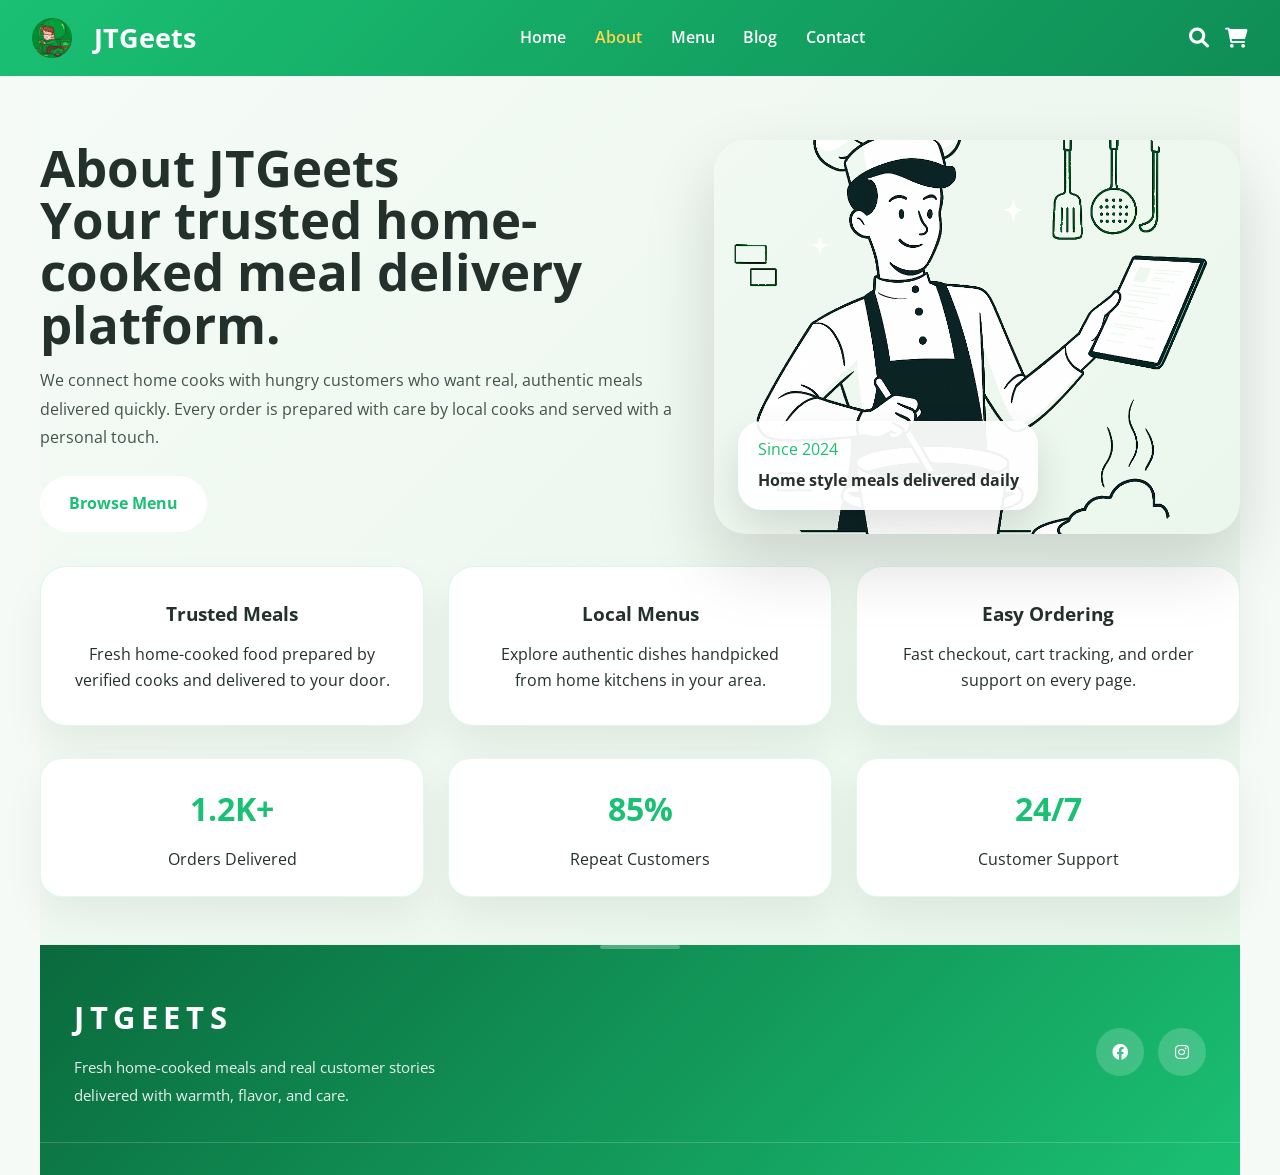
<file: about.html>
<!DOCTYPE html>
<html lang="en">
<head>
  <meta charset="UTF-8" />
  <meta name="viewport" content="width=device-width, initial-scale=1.0"/>
  <title>About - JTGeets</title>
  <link rel="stylesheet" href="style.css" />
  <link href="https://fonts.googleapis.com/css2?family=Open+Sans:wght@300;400;600;700&display=swap" rel="stylesheet">
  <link rel="stylesheet" href="https://cdnjs.cloudflare.com/ajax/libs/font-awesome/6.0.0-beta3/css/all.min.css">
</head>
<body>
  <header class="header">
    <div class="logo">
      <img src="circular_delivery_boy.png" alt="JTGeets Logo" style="height: 40px; width: auto; margin-right: 10px;">
      JTGeets
    </div>
    <nav class="nav">
      <ul>
        <li><a href="index.html">Home</a></li>
        <li><a href="about.html" class="active">About</a></li>
        <li><a href="menu.html">Menu</a></li>
        <li><a href="blog.html">Blog</a></li>
        <li><a href="contact.html">Contact</a></li>
      </ul>
    </nav>
    <button id="hamburger" class="hamburger"><i class="fas fa-bars"></i></button>
    <div class="nav-icons">
      <button id="search-icon" title="Search"><i class="fas fa-search"></i></button>
      <button id="cart-icon" title="Cart">
        <i class="fas fa-shopping-cart"></i>
        <span id="cart-count" class="cart-count">0</span>
      </button>
    </div>
  </header>

  <section id="about" class="service-info">
    <div class="service-intro">
      <div class="service-copy">
        <h2 class="service-heading">
          About JTGeets<br>
          <span>Your trusted home-cooked meal delivery platform.</span>
        </h2>
        <p>We connect home cooks with hungry customers who want real, authentic meals delivered quickly. Every order is prepared with care by local cooks and served with a personal touch.</p>
        <a href="menu.html" class="btn">Browse Menu</a>
      </div>
      <div class="service-hero-card">
        <img src="final.png" alt="Home cooked meal" />
        <div class="service-hero-badge">
          <span>Since 2024</span>
          <strong>Home style meals delivered daily</strong>
        </div>
      </div>
    </div>

    <div class="about-highlights">
      <div class="feature-card">
        <h3>Trusted Meals</h3>
        <p>Fresh home-cooked food prepared by verified cooks and delivered to your door.</p>
      </div>
      <div class="feature-card">
        <h3>Local Menus</h3>
        <p>Explore authentic dishes handpicked from home kitchens in your area.</p>
      </div>
      <div class="feature-card">
        <h3>Easy Ordering</h3>
        <p>Fast checkout, cart tracking, and order support on every page.</p>
      </div>
    </div>

    <div class="about-stats">
      <article>
        <strong>1.2K+</strong>
        Orders Delivered
      </article>
      <article>
        <strong>85%</strong>
        Repeat Customers
      </article>
      <article>
        <strong>24/7</strong>
        Customer Support
      </article>
    </div>
  </section>

  <footer class="footer">
    <div class="footer-container">
      <div class="footer-brand">
        <h3>JTGeets</h3>
        <p class="footer-text">Fresh home-cooked meals and real customer stories delivered with warmth, flavor, and care.</p>
      </div>
      <div class="footer-icons">
        <a href="#"><i class="fab fa-facebook"></i></a>
        <a href="#"><i class="fab fa-instagram"></i></a>
      </div>
    </div>
    <div class="footer-line"></div>
  </footer>

  <div id="searchModal" class="modal">
    <div class="modal-content">
      <span class="close">&times;</span>
      <h2>Search for Food</h2>
      <div class="search-bar-modal">
        <input type="text" id="modalSearchInput" placeholder="Search food you love..." />
        <button id="modalSearchBtn">Search</button>
      </div>
      <div id="searchResults"></div>
    </div>
  </div>

  <div id="cartModal" class="modal">
    <div class="modal-content cart-modal-content">
      <span class="close" id="closeCart">&times;</span>
      <h2>Your Cart</h2>
      <div id="cartItems" class="cart-items"></div>
      <div class="cart-summary">
        <div>
          <span>Subtotal</span>
          <strong id="cartTotal">₹0</strong>
        </div>
        <button id="checkoutBtn" class="btn">Checkout</button>
      </div>
    </div>
  </div>

  <script src="script.js"></script>
</body>
</html>
</file>
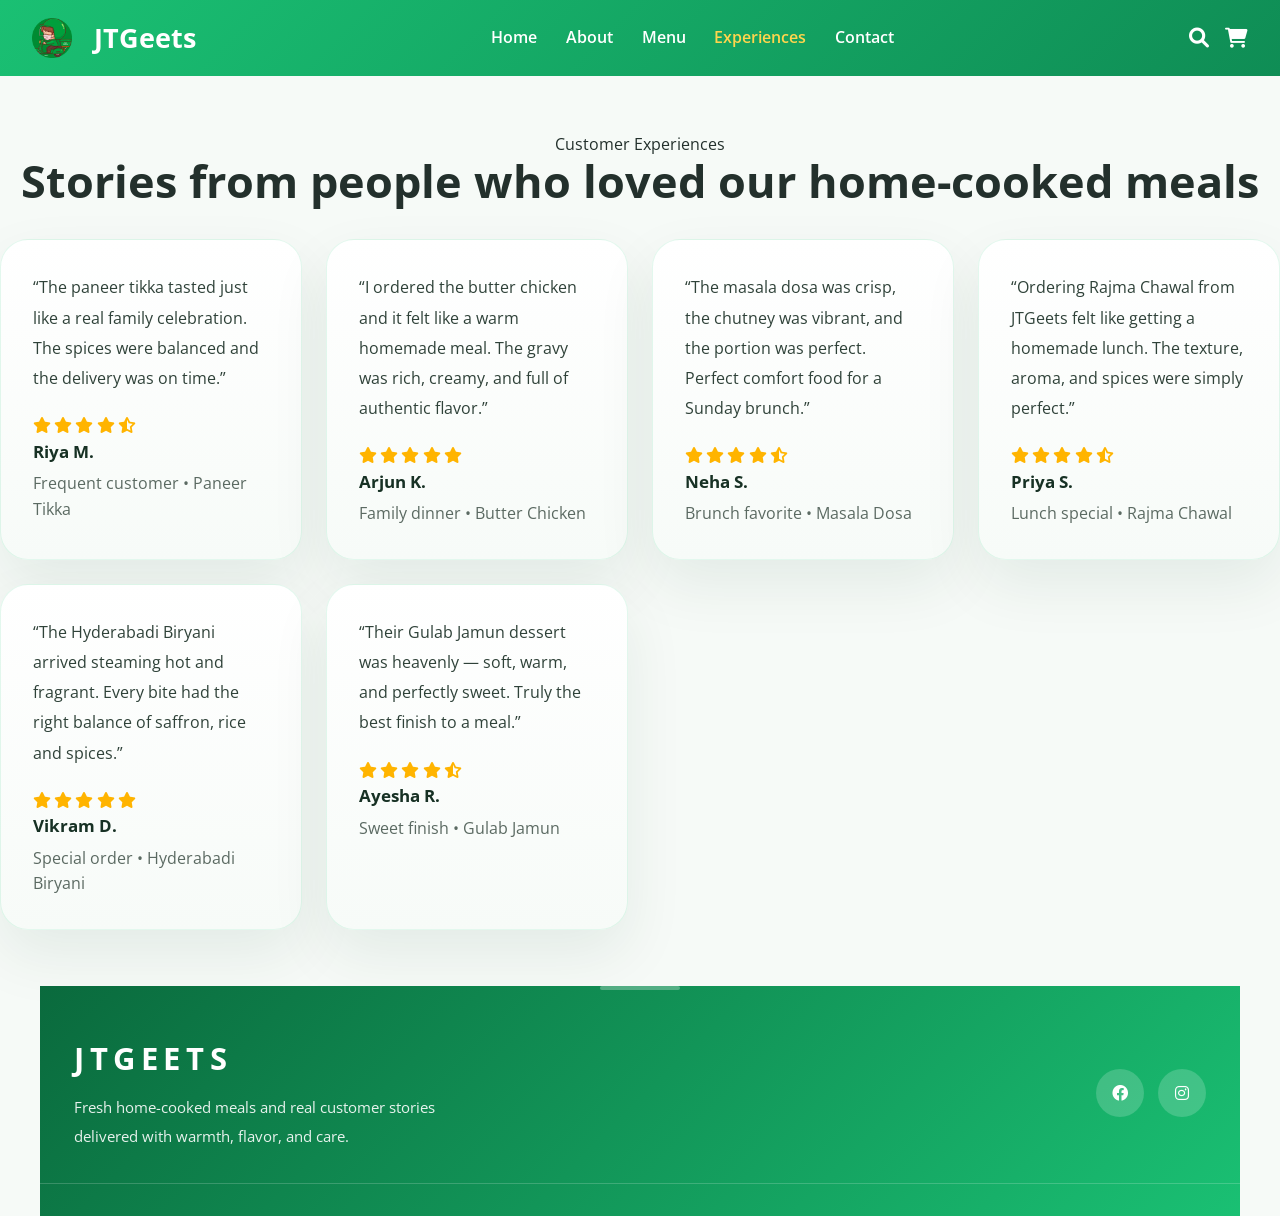
<file: blog.html>
<!DOCTYPE html>
<html lang="en">
<head>
  <meta charset="UTF-8" />
  <meta name="viewport" content="width=device-width, initial-scale=1.0"/>
  <title>Customer Experiences - JTGeets</title>
  <link rel="stylesheet" href="style.css" />
  <link href="https://fonts.googleapis.com/css2?family=Open+Sans:wght@300;400;600;700&display=swap" rel="stylesheet">
  <link rel="stylesheet" href="https://cdnjs.cloudflare.com/ajax/libs/font-awesome/6.0.0-beta3/css/all.min.css">
</head>
<body>
  <header class="header">
    <div class="logo">
      <img src="circular_delivery_boy.png" alt="JTGeets Logo" style="height: 40px; width: auto; margin-right: 10px;">
      JTGeets
    </div>
    <nav class="nav">
      <ul>
        <li><a href="index.html">Home</a></li>
        <li><a href="about.html">About</a></li>
        <li><a href="menu.html">Menu</a></li>
        <li><a href="blog.html" class="active">Experiences</a></li>
        <li><a href="contact.html">Contact</a></li>
      </ul>
    </nav>
    <button id="hamburger" class="hamburger"><i class="fas fa-bars"></i></button>
    <div class="nav-icons">
      <button id="search-icon" title="Search"><i class="fas fa-search"></i></button>
      <button id="cart-icon" title="Cart">
        <i class="fas fa-shopping-cart"></i>
        <span id="cart-count" class="cart-count">0</span>
      </button>
    </div>
  </header>

  <section class="customer-experiences">
    <div class="section-header">
      <p class="eyebrow">Customer Experiences</p>
      <h2>Stories from people who loved our home-cooked meals</h2>
    </div>
    <div class="experience-grid">
      <article class="card testimonial-card">
        <p class="testimonial-quote">“The paneer tikka tasted just like a real family celebration. The spices were balanced and the delivery was on time.”</p>
        <div class="testimonial-meta">
          <div class="testimonial-stars"><i class="fas fa-star"></i><i class="fas fa-star"></i><i class="fas fa-star"></i><i class="fas fa-star"></i><i class="fas fa-star-half-alt"></i></div>
          <h3>Riya M.</h3>
          <span>Frequent customer • Paneer Tikka</span>
        </div>
      </article>
      <article class="card testimonial-card">
        <p class="testimonial-quote">“I ordered the butter chicken and it felt like a warm homemade meal. The gravy was rich, creamy, and full of authentic flavor.”</p>
        <div class="testimonial-meta">
          <div class="testimonial-stars"><i class="fas fa-star"></i><i class="fas fa-star"></i><i class="fas fa-star"></i><i class="fas fa-star"></i><i class="fas fa-star"></i></div>
          <h3>Arjun K.</h3>
          <span>Family dinner • Butter Chicken</span>
        </div>
      </article>
      <article class="card testimonial-card">
        <p class="testimonial-quote">“The masala dosa was crisp, the chutney was vibrant, and the portion was perfect. Perfect comfort food for a Sunday brunch.”</p>
        <div class="testimonial-meta">
          <div class="testimonial-stars"><i class="fas fa-star"></i><i class="fas fa-star"></i><i class="fas fa-star"></i><i class="fas fa-star"></i><i class="fas fa-star-half-alt"></i></div>
          <h3>Neha S.</h3>
          <span>Brunch favorite • Masala Dosa</span>
        </div>
      </article>
      <article class="card testimonial-card">
        <p class="testimonial-quote">“Ordering Rajma Chawal from JTGeets felt like getting a homemade lunch. The texture, aroma, and spices were simply perfect.”</p>
        <div class="testimonial-meta">
          <div class="testimonial-stars"><i class="fas fa-star"></i><i class="fas fa-star"></i><i class="fas fa-star"></i><i class="fas fa-star"></i><i class="fas fa-star-half-alt"></i></div>
          <h3>Priya S.</h3>
          <span>Lunch special • Rajma Chawal</span>
        </div>
      </article>
      <article class="card testimonial-card">
        <p class="testimonial-quote">“The Hyderabadi Biryani arrived steaming hot and fragrant. Every bite had the right balance of saffron, rice and spices.”</p>
        <div class="testimonial-meta">
          <div class="testimonial-stars"><i class="fas fa-star"></i><i class="fas fa-star"></i><i class="fas fa-star"></i><i class="fas fa-star"></i><i class="fas fa-star"></i></div>
          <h3>Vikram D.</h3>
          <span>Special order • Hyderabadi Biryani</span>
        </div>
      </article>
      <article class="card testimonial-card">
        <p class="testimonial-quote">“Their Gulab Jamun dessert was heavenly — soft, warm, and perfectly sweet. Truly the best finish to a meal.”</p>
        <div class="testimonial-meta">
          <div class="testimonial-stars"><i class="fas fa-star"></i><i class="fas fa-star"></i><i class="fas fa-star"></i><i class="fas fa-star"></i><i class="fas fa-star-half-alt"></i></div>
          <h3>Ayesha R.</h3>
          <span>Sweet finish • Gulab Jamun</span>
        </div>
      </article>
    </div>
  </section>

  <footer class="footer">
    <div class="footer-container">
      <div class="footer-brand">
        <h3>JTGeets</h3>
        <p class="footer-text">Fresh home-cooked meals and real customer stories delivered with warmth, flavor, and care.</p>
      </div>
      <div class="footer-icons">
        <a href="#"><i class="fab fa-facebook"></i></a>
        <a href="#"><i class="fab fa-instagram"></i></a>
      </div>
    </div>
    <div class="footer-line"></div>
  </footer>

  <div id="requestModal" class="modal">
    <div class="modal-content">
      <span class="close">&times;</span>
      <h2>Request a Dish</h2>
      <form id="request-form">
        <input type="text" placeholder="Your Name" required />
        <input type="email" placeholder="Your Email" required />
        <textarea placeholder="What dish would you like us to add?" required></textarea>
        <button type="submit">Submit Request</button>
        <button type="button" id="cancel-btn" class="btn secondary">Cancel</button>
      </form>
    </div>
  </div>

  <div id="searchModal" class="modal">
    <div class="modal-content">
      <span class="close">&times;</span>
      <h2>Search for Food</h2>
      <div class="search-bar-modal">
        <input type="text" id="modalSearchInput" placeholder="Search food you love..." />
        <button id="modalSearchBtn">Search</button>
      </div>
      <div id="searchResults"></div>
    </div>
  </div>

  <div id="cartModal" class="modal">
    <div class="modal-content cart-modal-content">
      <span class="close" id="closeCart">&times;</span>
      <h2>Your Cart</h2>
      <div id="cartItems" class="cart-items"></div>
      <div class="cart-summary">
        <div>
          <span>Subtotal</span>
          <strong id="cartTotal">₹0</strong>
        </div>
        <button id="checkoutBtn" class="btn">Checkout</button>
      </div>
    </div>
  </div>

  <script src="script.js"></script>
</body>
</html>
</file>
<file: style.css>
/* Base Reset */
* {
  margin: 0;
  padding: 0;
  box-sizing: border-box;
  font-family: 'Open Sans', system-ui, -apple-system, BlinkMacSystemFont, 'Segoe UI', Roboto, Oxygen, Ubuntu, Cantarell, sans-serif;
}

html {
  scroll-behavior: smooth;
}

body {
  min-height: 100vh;
  background-color: #f6faf7;
  color: #23302c;
  line-height: 1.6;
}

img {
  max-width: 100%;
  display: block;
}

a {
  color: inherit;
  text-decoration: none;
}

button,
input,
textarea {
  font: inherit;
}

button {
  cursor: pointer;
}

/* Header */
.header {
  display: flex;
  align-items: center;
  justify-content: space-between;
  padding: 1rem 2rem;
  background: linear-gradient(135deg, #1ac073 0%, #0f8d55 100%);
  position: sticky;
  top: 0;
  z-index: 1000;
}

.logo {
  display: flex;
  align-items: center;
  gap: 0.75rem;
  color: #fff;
  font-size: 1.7rem;
  font-weight: 700;
}

.nav {
  flex: 1;
  display: flex;
  justify-content: center;
}

.nav ul {
  display: flex;
  flex-wrap: wrap;
  justify-content: center;
  align-items: center;
  gap: 1.8rem;
  list-style: none;
}

.nav ul.show {
  display: flex;
  flex-direction: column;
  align-items: flex-start;
  width: 100%;
  background: linear-gradient(135deg, #1ac073 0%, #0f8d55 100%);
  position: absolute;
  left: 0;
  top: 100%;
  padding: 1rem 2rem;
  gap: 1rem;
}

.nav a {
  color: #fff;
  font-weight: 600;
  transition: color 0.2s ease;
}

.nav a:hover,
.nav a.active {
  color: #ffd54d;
}

.nav-icons {
  display: flex;
  align-items: center;
  gap: 1rem;
}

.nav-icons button {
  background: none;
  border: none;
  color: #fff;
  font-size: 1.25rem;
  position: relative;
}

.cart-count {
  position: absolute;
  top: -6px;
  right: -8px;
  min-width: 18px;
  height: 18px;
  border-radius: 50%;
  background: #ff5252;
  color: #fff;
  font-size: 0.7rem;
  display: none;
  align-items: center;
  justify-content: center;
  padding: 0 4px;
}

.hamburger {
  display: none;
  background: none;
  border: none;
  color: #fff;
  font-size: 1.7rem;
}

/* Buttons */
.btn {
  display: inline-flex;
  align-items: center;
  justify-content: center;
  gap: 0.5rem;
  background: #fff;
  color: #1ac073;
  border: none;
  border-radius: 999px;
  padding: 0.95rem 1.8rem;
  font-weight: 700;
  transition: transform 0.2s ease, background 0.2s ease, color 0.2s ease;
}

.btn:hover {
  transform: translateY(-2px);
}

.btn.secondary {
  background: rgba(255,255,255,0.16);
  color: #fff;
  border: 1px solid rgba(255,255,255,0.4);
}

.btn.secondary:hover {
  background: rgba(255,255,255,0.3);
}

/* Hero */
.hero {
  display: grid;
  grid-template-columns: 1.1fr 0.9fr;
  gap: 2rem;
  align-items: center;
  padding: 3rem 2rem;
  background: linear-gradient(135deg, #1ac073 0%, #13a763 100%);
  color: #fff;
}

.hero-text h1 {
  font-size: clamp(3rem, 5vw, 5rem);
  line-height: 1.02;
  margin-bottom: 1.2rem;
}

.hero-text p {
  font-size: 1.05rem;
  opacity: 0.95;
  max-width: 700px;
  margin-bottom: 1.8rem;
}

.hero-actions {
  display: flex;
  flex-wrap: wrap;
  gap: 1rem;
}

.hero-image {
  display: flex;
  justify-content: center;
}

.hero-image img {
  width: 100%;
  max-width: 520px;
  border-radius: 2rem;
  box-shadow: 0 35px 70px rgba(0,0,0,0.22);
}

/* Home Menu Section */
.home-menu,
.menu-section,
.popular-items,
.service-info,
.contact,
.footer {
  width: min(1200px, 100% - 3rem);
  margin: 0 auto;
}

.menu-section {
  padding: 4rem 0 2rem;
}

.menu-header {
  display: grid;
  grid-template-columns: 1.1fr 0.9fr;
  gap: 2rem;
  align-items: start;
  margin-bottom: 2rem;
}

.menu-header .eyebrow {
  display: inline-block;
  color: #1ac073;
  font-weight: 700;
  letter-spacing: 0.15em;
  text-transform: uppercase;
  margin-bottom: 0.65rem;
}

.menu-header h2 {
  font-size: clamp(2.2rem, 4vw, 3rem);
  line-height: 1.05;
  margin-bottom: 1rem;
}

.menu-intro {
  color: #425347;
  max-width: 580px;
  line-height: 1.8;
}

.menu-actions {
  display: flex;
  flex-direction: column;
  gap: 1rem;
}

.search-bar {
  display: flex;
  width: 100%;
  max-width: 460px;
  background: #fff;
  border-radius: 999px;
  overflow: hidden;
  border: 1px solid rgba(0,0,0,0.08);
}

.search-bar input {
  flex: 1;
  border: none;
  padding: 0.92rem 1rem;
  font-size: 1rem;
  outline: none;
}

.search-bar button {
  background: #1ac073;
  color: #fff;
  border: none;
  padding: 0 1.4rem;
  font-weight: 700;
}

.menu-filters {
  display: flex;
  flex-wrap: wrap;
  gap: 0.75rem;
}

.filter-chip {
  border: 1px solid rgba(26,192,115,0.35);
  background: #fff;
  color: #1a7f46;
  padding: 0.65rem 1rem;
  border-radius: 999px;
  font-weight: 700;
  transition: all 0.2s ease;
}

.filter-chip:hover,
.filter-chip.active {
  background: #1ac073;
  color: #fff;
  border-color: #1ac073;
}

.menu-grid {
  display: grid;
  grid-template-columns: repeat(auto-fit, minmax(240px, 1fr));
  gap: 1.5rem;
}

.menu-category {
  margin-bottom: 2rem;
}

.category-head {
  display: flex;
  justify-content: space-between;
  align-items: center;
  gap: 1rem;
  margin-bottom: 1.2rem;
  padding: 1.35rem 1.5rem;
  border-radius: 24px;
  background: rgba(26,192,115,0.08);
}

.category-head h3 {
  font-size: 1.35rem;
  margin-bottom: 0.35rem;
}

.category-head p {
  color: #4d664f;
}

.card {
  background: #fff;
  border-radius: 26px;
  overflow: hidden;
  box-shadow: 0 25px 60px rgba(18,58,35,0.08);
  transition: transform 0.25s ease, box-shadow 0.25s ease;
}

.card:hover {
  transform: translateY(-6px);
}

.card img {
  width: 100%;
  aspect-ratio: 4 / 3;
  object-fit: cover;
}

.card-body {
  padding: 1.5rem;
  display: grid;
  gap: 1rem;
}

.card-body h3 {
  font-size: 1.2rem;
  color: #173124;
}

.card-body .price {
  color: #1ac073;
  font-weight: 700;
}

.card-body .description {
  color: #54605b;
  line-height: 1.75;
}

.card-meta {
  display: flex;
  gap: 0.75rem;
  align-items: center;
  flex-wrap: wrap;
}

.badge {
  display: inline-flex;
  align-items: center;
  justify-content: center;
  padding: 0.4rem 0.85rem;
  border-radius: 999px;
  background: rgba(26,192,115,0.12);
  color: #1a7f46;
  font-weight: 700;
  font-size: 0.82rem;
}

.add-container {
  display: flex;
  justify-content: space-between;
  align-items: center;
  gap: 1rem;
}

.add-container button {
  flex: 1;
  background: #1ac073;
  color: #fff;
  padding: 0.85rem 1rem;
  border-radius: 999px;
  border: none;
}

.add-container .rate-item {
  background: #ff9f00;
  min-width: 108px;
}

/* Homepage cards and callout */
.home-features {
  display: grid;
  grid-template-columns: repeat(auto-fit, minmax(220px, 1fr));
  gap: 1.5rem;
  padding: 2rem 0;
}

.feature-card {
  background: #fff;
  border-radius: 26px;
  padding: 2rem;
  border: 1px solid rgba(26,192,115,0.14);
  box-shadow: 0 20px 40px rgba(0,0,0,0.06);
  text-align: center;
}

.feature-card h3 {
  margin-bottom: 0.85rem;
}

.home-callout {
  background: linear-gradient(135deg,#12b86b 0%,#1fc273 100%);
  color: #fff;
  padding: 3rem 2rem;
  border-radius: 26px;
  margin: 2rem auto;
  text-align: center;
}

.callout-card {
  max-width: 680px;
  margin: 0 auto;
}

.callout-card h2 {
  font-size: clamp(2rem, 4vw, 2.7rem);
  margin-bottom: 1rem;
}

.callout-card p {
  color: rgba(255,255,255,0.95);
  line-height: 1.8;
  margin-bottom: 1.5rem;
}

/* About page */
.service-info {
  background: linear-gradient(135deg,#f5fbf7 0%,#e8f5e9 100%);
  padding: 4rem 0 3rem;
}

.service-intro {
  display: grid;
  grid-template-columns: 1.1fr 0.9fr;
  gap: 2rem;
  align-items: center;
  margin-bottom: 2rem;
}

.service-copy h2 {
  font-size: clamp(2.6rem, 4vw, 3.2rem);
  line-height: 1.02;
  margin-bottom: 1rem;
}

.service-copy p {
  color: #42524a;
  margin-bottom: 1.5rem;
  line-height: 1.8;
}

.service-hero-card {
  position: relative;
  border-radius: 2rem;
  overflow: hidden;
  box-shadow: 0 30px 70px rgba(0,0,0,0.15);
}

.service-hero-card img {
  width: 100%;
  display: block;
  aspect-ratio: 4 / 3;
  object-fit: cover;
}

.service-hero-badge {
  position: absolute;
  left: 1.5rem;
  bottom: 1.5rem;
  background: rgba(255,255,255,0.94);
  padding: 1rem 1.2rem;
  border-radius: 1.5rem;
  box-shadow: 0 18px 40px rgba(0,0,0,0.12);
}

.service-hero-badge span {
  display: block;
  color: #1ac073;
  margin-bottom: 0.35rem;
}

.service-hero-badge strong {
  font-size: 1rem;
}

.about-highlights,
.about-stats,
.popular-scroll-wrapper {
  display: grid;
  gap: 1.5rem;
}

.about-highlights {
  grid-template-columns: repeat(auto-fit, minmax(240px, 1fr));
  margin-bottom: 2rem;
}

.about-stats {
  grid-template-columns: repeat(auto-fit, minmax(180px, 1fr));
}

.about-stats article {
  background: #fff;
  padding: 1.5rem;
  border-radius: 22px;
  border: 1px solid rgba(26,192,115,0.12);
  box-shadow: 0 18px 40px rgba(0,0,0,0.06);
  text-align: center;
}

.about-stats strong {
  display: block;
  font-size: 2rem;
  margin-bottom: 0.75rem;
  color: #1ac073;
}

/* Popular items */
.popular-items {
  padding: 3rem 0;
}

.popular-items h2 {
  margin-bottom: 1.5rem;
}

.customer-experiences {
  padding: 3.5rem 0;
}

.customer-experiences .section-header {
  text-align: center;
  margin-bottom: 2.2rem;
}

.customer-experiences .section-header h2 {
  font-size: clamp(2rem, 4vw, 2.8rem);
  line-height: 1.05;
}

.experience-grid {
  display: grid;
  gap: 1.5rem;
  grid-template-columns: repeat(auto-fit, minmax(280px, 1fr));
}

.testimonial-card {
  background: linear-gradient(180deg, #ffffff 0%, #f7fbf8 100%);
  border: 1px solid rgba(26,192,115,0.12);
  border-radius: 28px;
  padding: 2rem;
}

.testimonial-quote {
  font-size: 1.02rem;
  line-height: 1.85;
  color: #2f4239;
  margin-bottom: 1.5rem;
}

.testimonial-meta {
  display: grid;
  gap: 0.35rem;
}

.testimonial-meta h3 {
  font-size: 1.05rem;
  color: #173124;
}

.testimonial-meta span {
  color: #5b6a62;
}

.testimonial-stars {
  display: inline-flex;
  gap: 0.2rem;
  color: #ffb400;
}

.carousel-wrapper {
  display: flex;
  gap: 1rem;
  align-items: center;
  overflow: hidden;
}

.popular-scroll-wrapper {
  display: flex;
  gap: 1rem;
  overflow-x: auto;
  scroll-behavior: smooth;
  padding-bottom: 0.5rem;
}

.search-bar-modal {
  display: flex;
  gap: 0.75rem;
  margin: 1.25rem 0;
}

.search-bar-modal input {
  flex: 1;
  border: 1px solid rgba(0,0,0,0.12);
  border-radius: 999px;
  padding: 0.9rem 1rem;
}

.search-bar-modal button {
  border-radius: 999px;
  background: #1ac073;
  border: none;
  color: #fff;
  padding: 0.9rem 1.4rem;
}
  min-width: 270px;
}

.carousel-btn {
  background: #1ac073;
  border: none;
  color: white;
  width: 54px;
  height: 54px;
  border-radius: 50%;
  display: inline-flex;
  align-items: center;
  justify-content: center;
  box-shadow: 0 8px 20px rgba(0,0,0,0.12);
}

.carousel-btn:hover {
  background: #15934f;
}

.popular-request-wrapper {
  text-align: center;
  margin-top: 1.5rem;
}

.popular-request-wrapper .btn {
  width: auto;
}

/* Contact form */
.contact {
  padding: 3rem 0;
}

.contact-container {
  display: grid;
  grid-template-columns: 1fr 1fr;
  gap: 2rem;
  align-items: center;
}

.contact-form-wrapper {
  background: #fff;
  padding: 2.2rem;
  border-radius: 24px;
  box-shadow: 0 25px 60px rgba(0,0,0,0.08);
}

.contact-inputs {
  display: grid;
  grid-template-columns: 1fr 1fr;
  gap: 1rem;
  margin-bottom: 1rem;
}

input,
textarea {
  width: 100%;
  padding: 0.95rem 1rem;
  border-radius: 14px;
  border: 1px solid rgba(0,0,0,0.12);
  resize: vertical;
}

textarea {
  min-height: 180px;
}

button[type="submit"] {
  background: #1ac073;
  color: #fff;
}

.contact-image img {
  width: 100%;
  border-radius: 50%;
  object-fit: cover;
}

/* Footer */
.footer {
  background: linear-gradient(135deg, #0a6a3d 0%, #1ac073 100%);
  color: #fff;
  padding: 3rem 0 2rem;
  position: relative;
}

.footer-container {
  max-width: 1180px;
  margin: 0 auto;
  display: flex;
  flex-wrap: wrap;
  justify-content: space-between;
  align-items: center;
  gap: 1.5rem;
  padding: 0 1.5rem;
}

.footer-brand {
  flex: 1 1 360px;
  min-width: 260px;
}

.footer-brand h3 {
  font-size: 1.95rem;
  letter-spacing: 0.18em;
  text-transform: uppercase;
  margin-bottom: 0.65rem;
}

.footer-text {
  max-width: 420px;
  color: rgba(255,255,255,0.9);
  line-height: 1.85;
  font-size: 0.96rem;
}

.footer-icons {
  display: flex;
  align-items: center;
  gap: 0.85rem;
}

.footer-icons a {
  width: 48px;
  height: 48px;
  display: inline-flex;
  align-items: center;
  justify-content: center;
  border-radius: 50%;
  background: rgba(255,255,255,0.18);
  color: #fff;
  transition: transform 0.2s ease, background-color 0.2s ease;
}

.footer-icons a:hover {
  background: rgba(255,255,255,0.33);
  transform: translateY(-2px);
}

.footer-line {
  margin-top: 2rem;
  height: 1px;
  background: rgba(255,255,255,0.18);
}

.footer::before {
  content: '';
  position: absolute;
  left: 50%;
  top: 0;
  transform: translateX(-50%);
  width: 80px;
  height: 4px;
  background: rgba(255,255,255,0.28);
  border-radius: 999px;
}

/* Modals */
.modal {
  display: none;
  position: fixed;
  inset: 0;
  background: rgba(0,0,0,0.45);
  z-index: 9999;
  padding: 1.5rem;
  overflow-y: auto;
}

.modal-content {
  position: relative;
  max-width: 620px;
  margin: 4rem auto;
  background: #fff;
  border-radius: 24px;
  padding: 2rem;
}

.close {
  position: absolute;
  top: 1rem;
  right: 1rem;
  font-size: 1.6rem;
  color: #777;
  cursor: pointer;
}

.cart-modal-content {
  max-width: 760px;
}

.cart-items {
  display: grid;
  gap: 1rem;
  margin: 1.5rem 0;
}

.cart-item {
  display: grid;
  grid-template-columns: 90px 1fr;
  gap: 1rem;
  padding: 1rem;
  background: #f8faf7;
  border-radius: 18px;
}

.cart-item img {
  width: 90px;
  height: 90px;
  object-fit: cover;
  border-radius: 16px;
}

.cart-item-details h3 {
  margin-bottom: 0.25rem;
}

.cart-item-controls {
  display: flex;
  flex-wrap: wrap;
  gap: 0.5rem;
  align-items: center;
}

.cart-qty-btn,
.remove-from-cart {
  border: 1px solid #ddd;
  background: #fff;
  color: #333;
  padding: 0.45rem 0.75rem;
  border-radius: 10px;
}

.remove-from-cart {
  color: #e74c3c;
  border-color: transparent;
}

.cart-summary {
  display: flex;
  justify-content: space-between;
  align-items: center;
  gap: 1rem;
  padding-top: 1.25rem;
  border-top: 1px solid rgba(0,0,0,0.08);
}

.cart-summary strong {
  font-size: 1.45rem;
}

.cart-empty {
  padding: 1.75rem;
  border-radius: 18px;
  background: #fff8f3;
  border: 1px dashed #f2d7cd;
  text-align: center;
  color: #5c5c5c;
}

/* Responsive */
@media (max-width: 980px) {
  .hero,
  .menu-header,
  .service-intro,
  .contact-container,
  .footer-container,
  .menu-section,
  .service-info,
  .popular-items,
  .contact {
    width: min(100%, 100% - 2rem);
  }

  .hero,
  .menu-header,
  .service-intro,
  .contact-container {
    grid-template-columns: 1fr;
  }

  .nav {
    justify-content: flex-start;
  }

  .nav ul {
    display: none;
    gap: 1rem;
  }

  .nav ul.show {
    display: flex;
  }

  .menu-actions {
    width: 100%;
  }
}

@media (max-width: 720px) {
  .header {
    padding: 1rem 1rem;
  }

  .hero {
    padding: 2rem 1rem;
  }

  .nav ul {
    flex-direction: column;
    gap: 0.85rem;
  }

  .search-bar {
    max-width: 100%;
  }

  .menu-grid {
    grid-template-columns: repeat(auto-fit, minmax(220px, 1fr));
  }

  .card {
    border-radius: 22px;
  }

  .popular-scroll-wrapper .card {
    min-width: 220px;
  }
}
</file>
